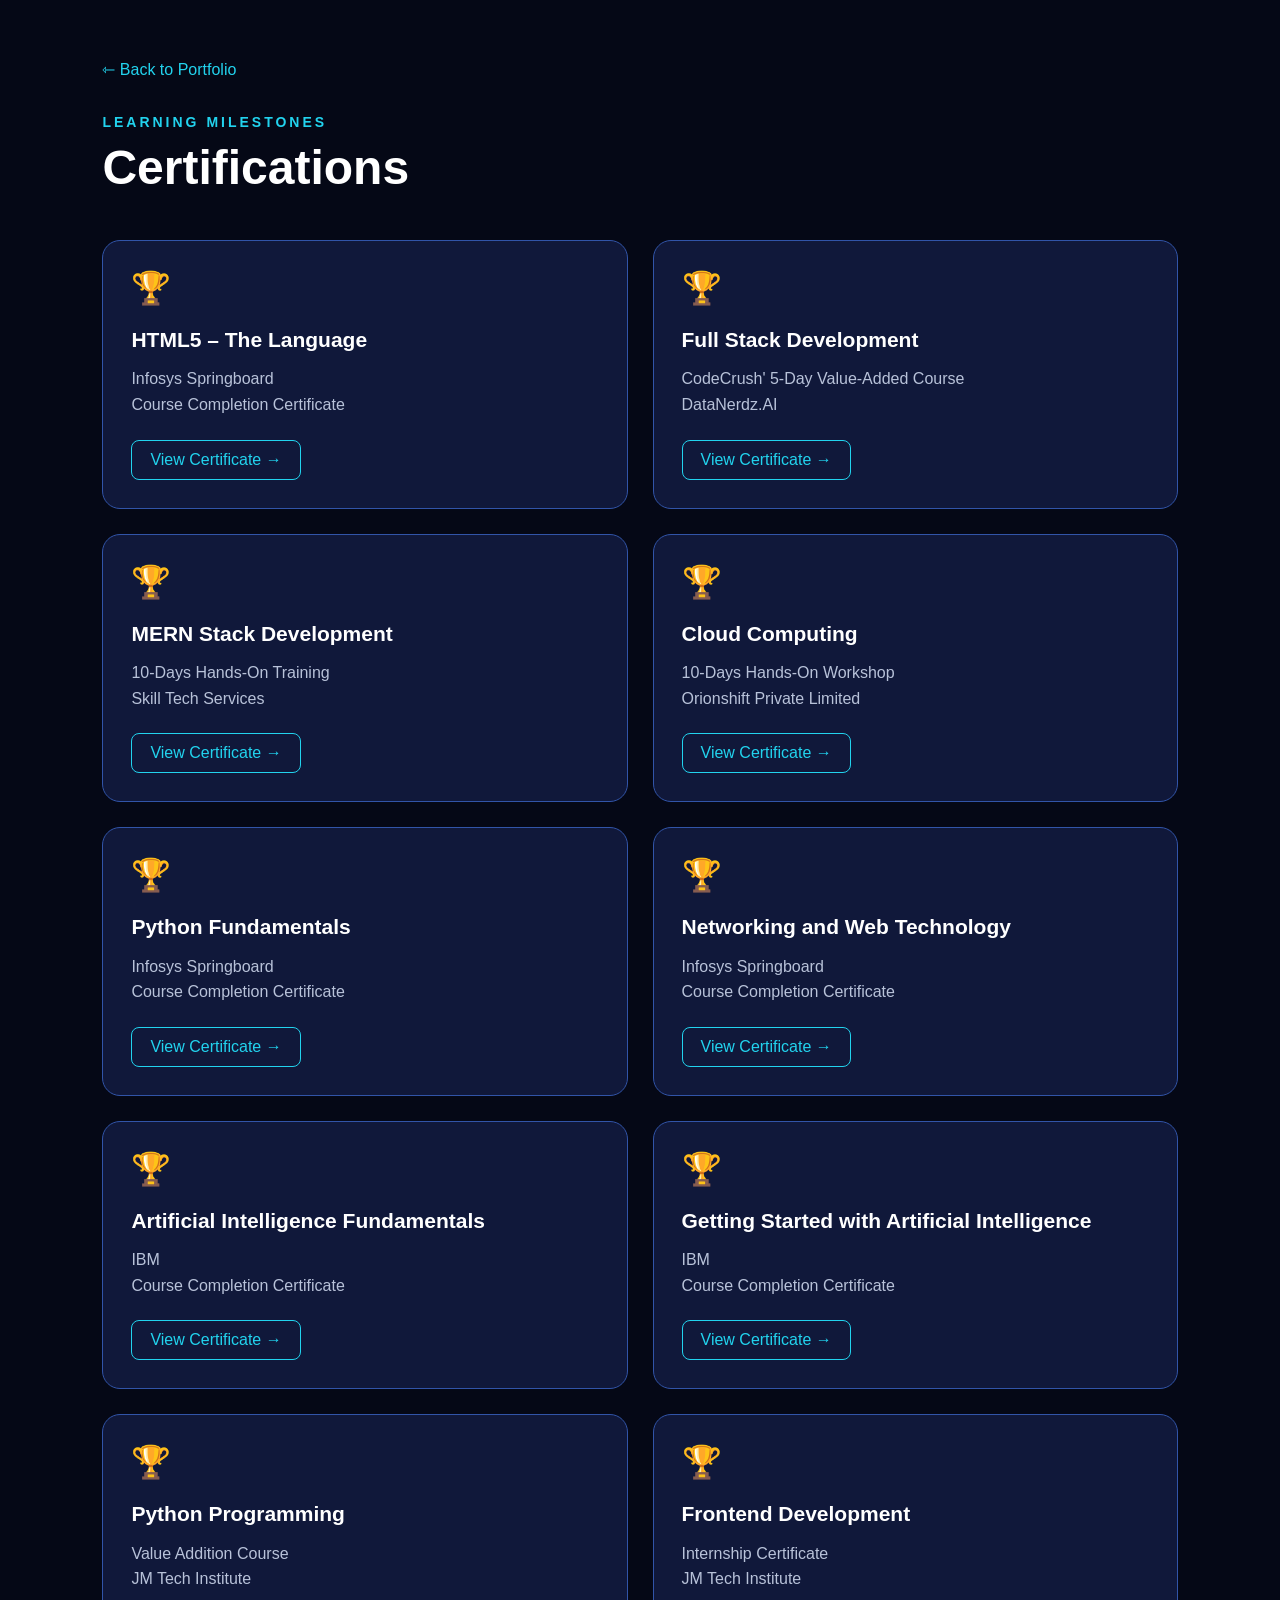
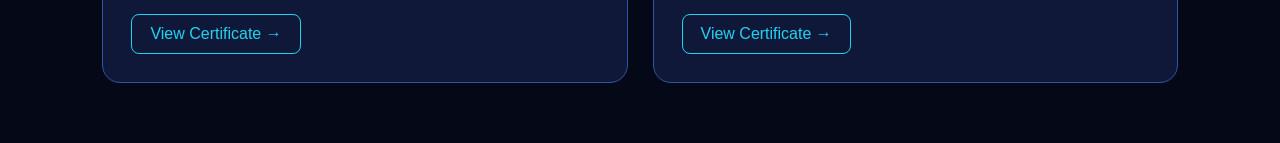
<file: certificates.html>
<!doctype html>
<html lang="en">
  <head>
    <meta charset="UTF-8" />
    <meta name="viewport" content="width=device-width, initial-scale=1.0" />

    <title>Certifications | Yogeshwaran R</title>
    <link rel="icon" href="./assets/images/certficate-icon.png" />

    <style>
      * {
        margin: 0;
        padding: 0;
        box-sizing: border-box;
      }

      body {
        font-family: Arial, sans-serif;
        background: #050816;
        color: #ffffff;
        min-height: 100vh;
        padding: 60px 8%;
      }

      .container {
        max-width: 1100px;
        margin: auto;
      }

      .back {
        display: inline-block;
        color: #22d3ee;
        text-decoration: none;
        margin-bottom: 35px;
        font-size: 16px;
      }

      .subtitle {
        color: #22d3ee;
        font-size: 14px;
        letter-spacing: 3px;
        font-weight: bold;
        margin-bottom: 10px;
      }

      h1 {
        font-size: 48px;
        margin-bottom: 45px;
      }

      .cert-grid {
        display: grid;
        grid-template-columns: repeat(2, 1fr);
        gap: 25px;
      }

      .cert-card {
        background: rgba(20, 30, 70, 0.75);
        border: 1px solid #3154a8;
        border-radius: 18px;
        padding: 28px;
        transition: 0.3s ease;
      }

      .cert-card:hover {
        transform: translateY(-5px);
        border-color: #22d3ee;
        box-shadow: 0 10px 30px rgba(34, 211, 238, 0.15);
      }

      .cert-icon {
        font-size: 32px;
        margin-bottom: 18px;
      }

      .cert-card h2 {
        font-size: 21px;
        line-height: 1.4;
        margin-bottom: 12px;
      }

      .cert-card p {
        color: #b8c2d9;
        line-height: 1.6;
        margin-bottom: 22px;
      }

      .view-btn {
        display: inline-block;
        padding: 10px 18px;
        border: 1px solid #22d3ee;
        border-radius: 8px;
        color: #22d3ee;
        text-decoration: none;
        transition: 0.3s ease;
      }

      .view-btn:hover {
        background: #22d3ee;
        color: #050816;
      }

      @media (max-width: 700px) {
        body {
          padding: 40px 6%;
        }

        h1 {
          font-size: 36px;
        }

        .cert-grid {
          grid-template-columns: 1fr;
        }
      }
    </style>
  </head>

  <body>
    <div class="container">
      <a href="index.html" class="back">⇽ Back to Portfolio</a>

      <div class="subtitle">LEARNING MILESTONES</div>
      <h1>Certifications</h1>

      <div class="cert-grid">
        <div class="cert-card">
          <div class="cert-icon">🏆</div>

          <h2>HTML5 – The Language</h2>

          <p>
            Infosys Springboard<br />
            Course Completion Certificate
          </p>

          <a
            href="assets/certificates/HTML5 – The Language - Infosys Springboard.pdf"
            target="_blank"
            class="view-btn"
          >
            View Certificate →
          </a>
        </div>

        <div class="cert-card">
          <div class="cert-icon">🏆</div>

          <h2>Full Stack Development</h2>

          <p>
            CodeCrush' 5-Day Value-Added Course<br />
            DataNerdz.AI
          </p>

          <a
            href="assets/certificates/Datanerdz.AI.pdf"
            target="_blank"
            class="view-btn"
          >
            View Certificate →
          </a>
        </div>

        <div class="cert-card">
          <div class="cert-icon">🏆</div>

          <h2>MERN Stack Development</h2>

          <p>
            10-Days Hands-On Training<br />
            Skill Tech Services
          </p>

          <a
            href="assets/certificates/Skill Tech Services.pdf"
            target="_blank"
            class="view-btn"
          >
            View Certificate →
          </a>
        </div>

        <div class="cert-card">
          <div class="cert-icon">🏆</div>

          <h2>Cloud Computing</h2>

          <p>
            10-Days Hands-On Workshop<br />
            Orionshift Private Limited
          </p>

          <a
            href="assets/certificates/Orionshift.pdf"
            target="_blank"
            class="view-btn"
          >
            View Certificate →
          </a>
        </div>

        <div class="cert-card">
          <div class="cert-icon">🏆</div>

          <h2>Python Fundamentals</h2>

          <p>
            Infosys Springboard<br />
            Course Completion Certificate
          </p>

          <a
            href="assets/certificates/Python Fundamentals - Infosys Springboard.pdf"
            target="_blank"
            class="view-btn"
          >
            View Certificate →
          </a>
        </div>

        <div class="cert-card">
          <div class="cert-icon">🏆</div>

          <h2>Networking and Web Technology</h2>

          <p>
            Infosys Springboard<br />
            Course Completion Certificate
          </p>

          <a
            href="assets/certificates/Networking and Web Technology - Infosys Springboard.pdf"
            target="_blank"
            class="view-btn"
          >
            View Certificate →
          </a>
        </div>

        <div class="cert-card">
          <div class="cert-icon">🏆</div>

          <h2>Artificial Intelligence Fundamentals</h2>

          <p>
            IBM<br />
            Course Completion Certificate
          </p>

          <a
            href="assets/certificates/IBM - Artificial Intelligence Fundamentals.pdf"
            target="_blank"
            class="view-btn"
          >
            View Certificate →
          </a>
        </div>

        <div class="cert-card">
          <div class="cert-icon">🏆</div>

          <h2>Getting Started with Artificial Intelligence</h2>

          <p>
            IBM<br />
            Course Completion Certificate
          </p>

          <a
            href="assets/certificates/IBM - Getting Started with Artificial Intelligence.pdf"
            target="_blank"
            class="view-btn"
          >
            View Certificate →
          </a>
        </div>

        <div class="cert-card">
          <div class="cert-icon">🏆</div>

          <h2>Python Programming</h2>

          <p>
            Value Addition Course<br />
            JM Tech Institute
          </p>

          <a
            href="assets/certificates/JM Tech & Institute.pdf"
            target="_blank"
            class="view-btn"
          >
            View Certificate →
          </a>
        </div>

        <div class="cert-card">
          <div class="cert-icon">🏆</div>

          <h2>Frontend Development</h2>

          <p>
            Internship Certificate<br />
            JM Tech Institute
          </p>

          <a
            href="assets/certificates/Internship - JM Tech.pdf"
            target="_blank"
            class="view-btn"
          >
            View Certificate →
          </a>
        </div>
      </div>
    </div>
  </body>
</html>
</file>
